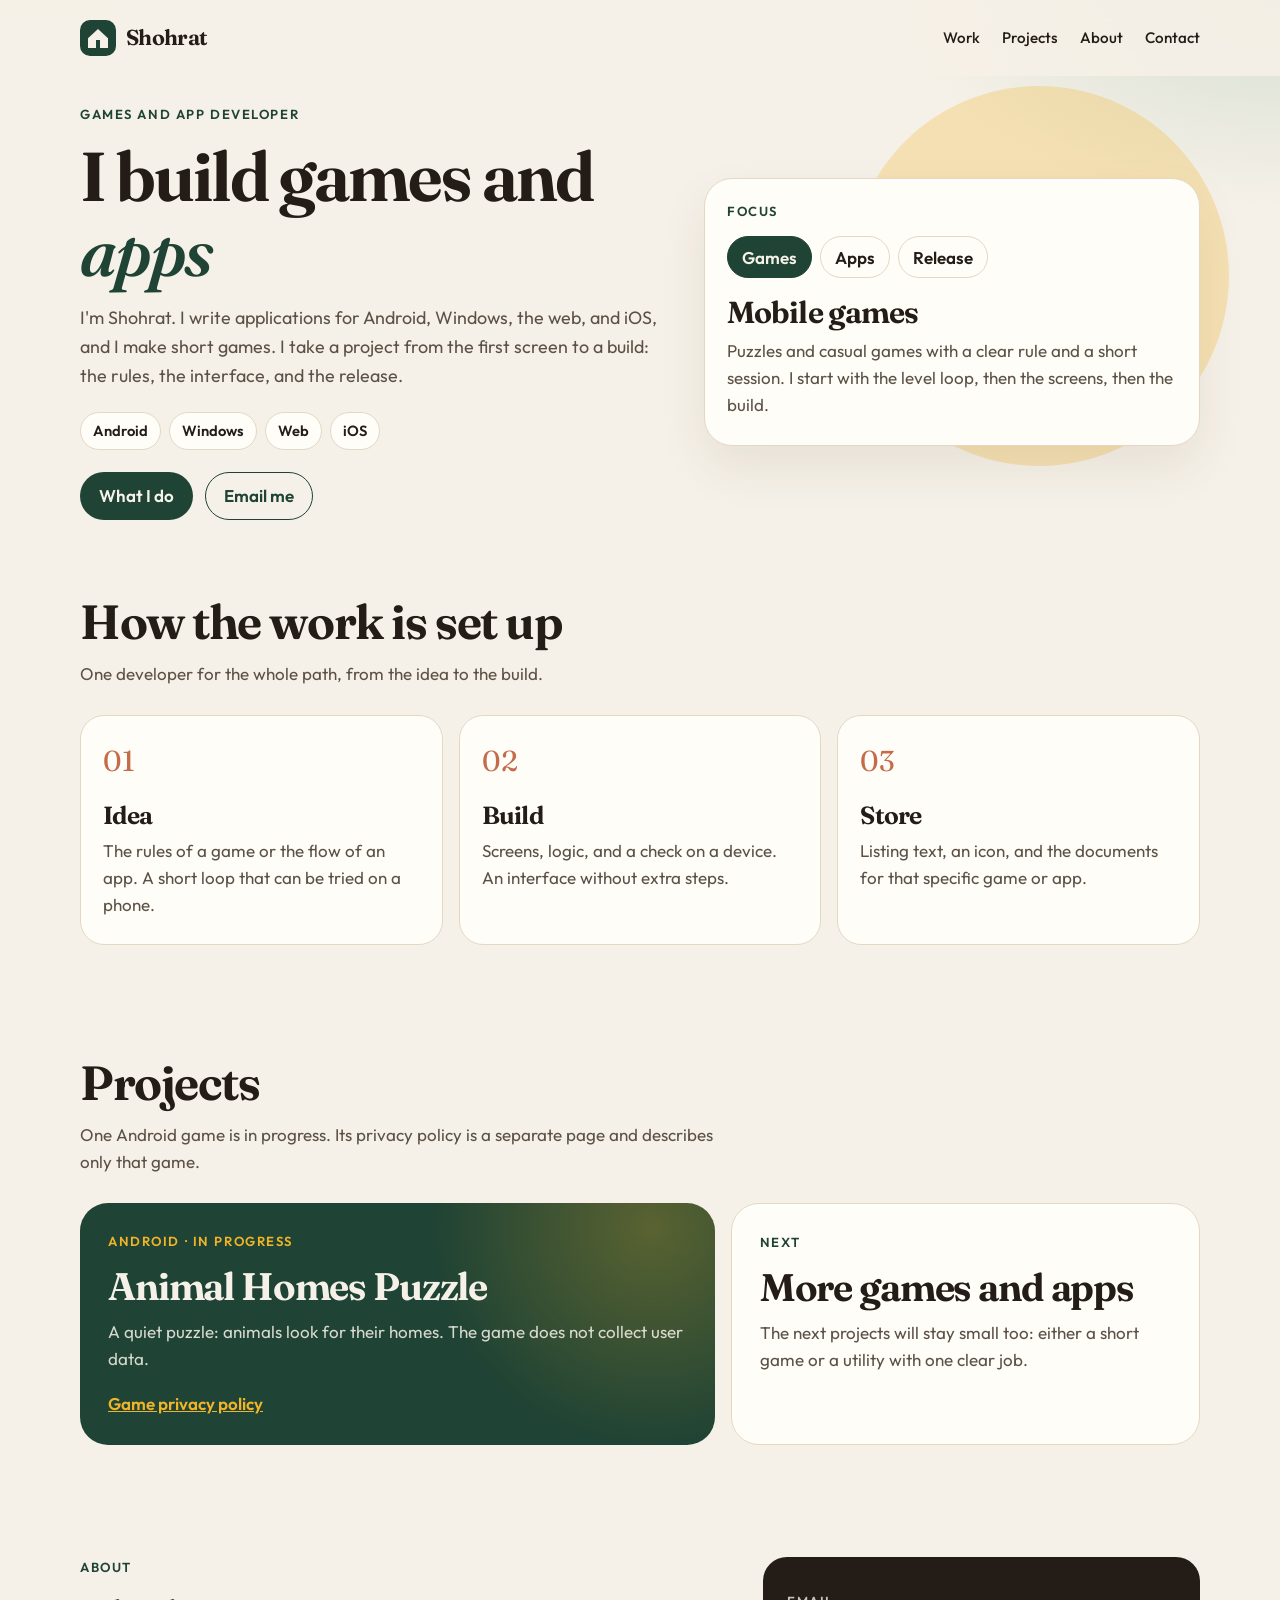
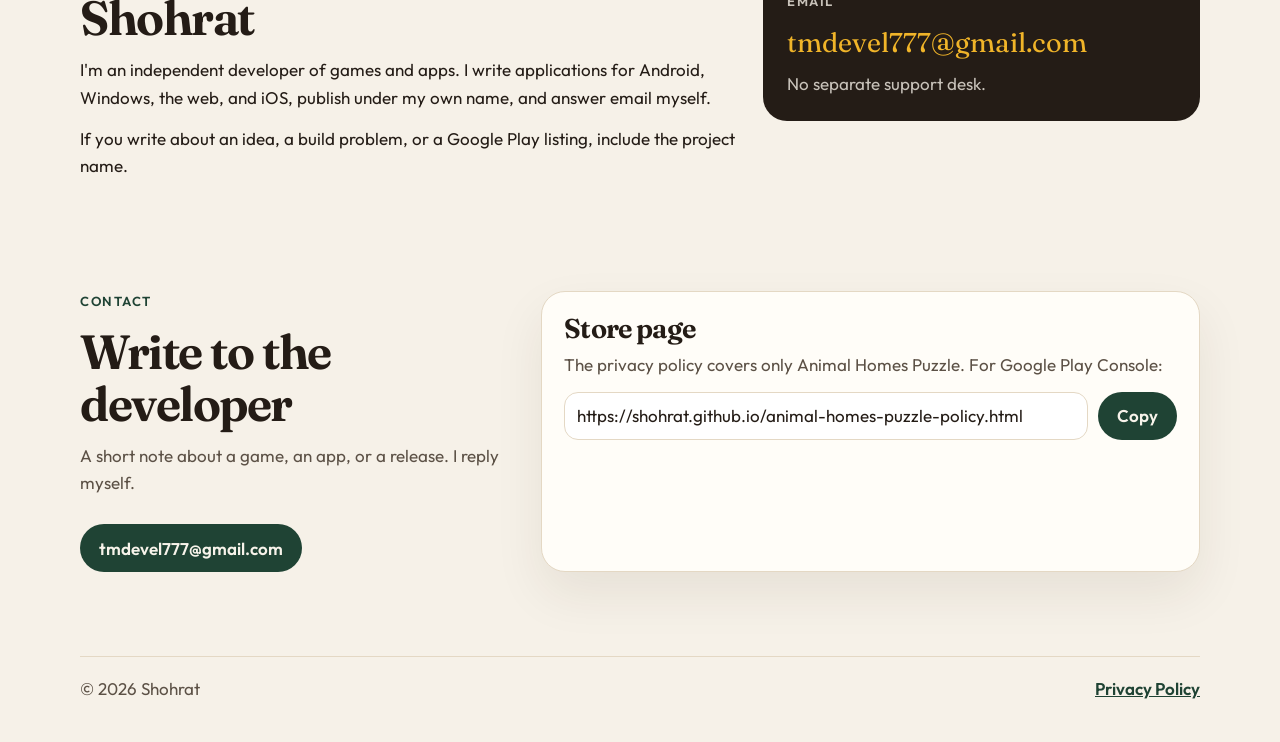
<file: index.html>
<!DOCTYPE html>
<html lang="en">
<head>
  <meta charset="UTF-8">
  <meta name="viewport" content="width=device-width, initial-scale=1">
  <title>Shohrat — games and app developer</title>
  <meta name="description" content="Shohrat builds games and writes applications for Android, Windows, the web, and iOS.">
  <meta name="theme-color" content="#f6f1e8">
  <link rel="canonical" href="https://shohrat.github.io/">
  <link rel="icon" href="favicon.svg" type="image/svg+xml">
  <meta property="og:title" content="Shohrat — games and app developer">
  <meta property="og:description" content="Games and applications for Android, Windows, the web, and iOS.">
  <meta property="og:type" content="website">
  <meta property="og:url" content="https://shohrat.github.io/">
  <link rel="preconnect" href="https://fonts.googleapis.com">
  <link rel="preconnect" href="https://fonts.gstatic.com" crossorigin>
  <link href="https://fonts.googleapis.com/css2?family=Fraunces:ital,opsz,wght@0,9..144,500;0,9..144,650;1,9..144,560&family=Outfit:wght@400;500;600&display=swap" rel="stylesheet">
  <link rel="stylesheet" href="css/main.css">
</head>
<body>
  <a class="skip-link" href="#content">Skip to content</a>
  <header class="site-header">
    <div class="header-inner">
      <a class="logo" href="#top">
        <svg viewBox="0 0 36 36" aria-hidden="true">
          <rect width="36" height="36" rx="10" fill="#1f4334"/>
          <path d="M8 18.2 18 9l10 9.2V28H8Z" fill="#f6f1e8"/>
          <rect x="16" y="20" width="4" height="8" fill="#1f4334"/>
        </svg>
        <span class="logo-word">Shohrat</span>
      </a>
      <button class="nav-toggle" type="button" aria-expanded="false" aria-controls="site-nav" aria-label="Menu" data-label-open="Close menu" data-label-closed="Menu">
        <span aria-hidden="true"></span>
      </button>
      <nav id="site-nav" class="site-nav" aria-label="Sections">
        <a href="#work">Work</a>
        <a href="#projects">Projects</a>
        <a href="#about">About</a>
        <a href="#contact">Contact</a>
      </nav>
    </div>
  </header>

  <main id="content">
    <section class="hero" id="top">
      <div class="wrap hero-grid">
        <div>
          <p class="eyebrow">Games and app developer</p>
          <h1>I build games and <em>apps</em></h1>
          <p class="lede">I'm Shohrat. I write applications for Android, Windows, the web, and iOS, and I make short games. I take a project from the first screen to a build: the rules, the interface, and the release.</p>
          <ul class="platforms" aria-label="Platforms">
            <li>Android</li>
            <li>Windows</li>
            <li>Web</li>
            <li>iOS</li>
          </ul>
          <div class="actions">
            <a class="button button-primary" href="#work">What I do</a>
            <a class="button button-ghost" href="#contact">Email me</a>
          </div>
        </div>

        <div class="studio" id="studio">
          <p class="eyebrow">Focus</p>
          <div class="switcher" role="tablist" aria-label="Areas of work">
            <button type="button" class="switch is-selected" role="tab" id="tab-games" aria-selected="true" aria-controls="panel-games" data-panel="games">Games</button>
            <button type="button" class="switch" role="tab" id="tab-apps" aria-selected="false" aria-controls="panel-apps" data-panel="apps">Apps</button>
            <button type="button" class="switch" role="tab" id="tab-release" aria-selected="false" aria-controls="panel-release" data-panel="release">Release</button>
          </div>
          <div class="studio-panel" id="panel-games" role="tabpanel" aria-labelledby="tab-games" data-panel-body="games">
            <h2>Mobile games</h2>
            <p>Puzzles and casual games with a clear rule and a short session. I start with the level loop, then the screens, then the build.</p>
          </div>
          <div class="studio-panel" id="panel-apps" role="tabpanel" aria-labelledby="tab-apps" data-panel-body="apps" hidden>
            <h2>Apps</h2>
            <p>Applications for Android, Windows, the web, and iOS. Each one has a clear path: what a person opens, what they do, and how the task ends.</p>
          </div>
          <div class="studio-panel" id="panel-release" role="tabpanel" aria-labelledby="tab-release" data-panel-body="release" hidden>
            <h2>Store release</h2>
            <p>A Google Play listing, description, contact details, and any extra pages the console asks for on that project.</p>
          </div>
        </div>
      </div>
    </section>

    <section class="section" id="work">
      <div class="wrap">
        <h2>How the work is set up</h2>
        <p class="section-intro">One developer for the whole path, from the idea to the build.</p>
        <div class="card-grid">
          <article class="work-card">
            <span>01</span>
            <h3>Idea</h3>
            <p>The rules of a game or the flow of an app. A short loop that can be tried on a phone.</p>
          </article>
          <article class="work-card">
            <span>02</span>
            <h3>Build</h3>
            <p>Screens, logic, and a check on a device. An interface without extra steps.</p>
          </article>
          <article class="work-card">
            <span>03</span>
            <h3>Store</h3>
            <p>Listing text, an icon, and the documents for that specific game or app.</p>
          </article>
        </div>
      </div>
    </section>

    <section class="section" id="projects">
      <div class="wrap">
        <h2>Projects</h2>
        <p class="section-intro">One Android game is in progress. Its privacy policy is a separate page and describes only that game.</p>
        <div class="project-list">
          <article class="project-card">
            <p class="eyebrow">Android · in progress</p>
            <h3>Animal Homes Puzzle</h3>
            <p>A quiet puzzle: animals look for their homes. The game does not collect user data.</p>
            <a href="animal-homes-puzzle-policy.html">Game privacy policy</a>
          </article>
          <article class="note-card">
            <p class="eyebrow">Next</p>
            <h3>More games and apps</h3>
            <p>The next projects will stay small too: either a short game or a utility with one clear job.</p>
          </article>
        </div>
      </div>
    </section>

    <section class="section" id="about">
      <div class="wrap about-panel">
        <div>
          <p class="eyebrow">About</p>
          <h2>Shohrat</h2>
          <p>I'm an independent developer of games and apps. I write applications for Android, Windows, the web, and iOS, publish under my own name, and answer email myself.</p>
          <p>If you write about an idea, a build problem, or a Google Play listing, include the project name.</p>
        </div>
        <aside class="mail-card">
          <p class="eyebrow">Email</p>
          <a href="mailto:tmdevel777@gmail.com">tmdevel777@gmail.com</a>
          <p>No separate support desk.</p>
        </aside>
      </div>
    </section>

    <section class="section" id="contact">
      <div class="wrap contact-grid">
        <div>
          <p class="eyebrow">Contact</p>
          <h2>Write to the developer</h2>
          <p class="section-intro">A short note about a game, an app, or a release. I reply myself.</p>
          <a class="button button-primary" href="mailto:tmdevel777@gmail.com">tmdevel777@gmail.com</a>
        </div>
        <div class="policy-box">
          <h3>Store page</h3>
          <p>The privacy policy covers only Animal Homes Puzzle. For Google Play Console:</p>
          <div class="url-row">
            <input id="policy-url" type="text" readonly value="https://shohrat.github.io/animal-homes-puzzle-policy.html" aria-label="Privacy policy address for Animal Homes Puzzle">
            <button class="button button-primary" type="button" data-copy="https://shohrat.github.io/animal-homes-puzzle-policy.html">Copy</button>
          </div>
        </div>
      </div>
    </section>
  </main>

  <footer class="site-footer">
    <div class="wrap footer-inner">
      <p>© 2026 Shohrat</p>
      <a href="animal-homes-puzzle-policy.html">Privacy Policy</a>
    </div>
  </footer>
  <script src="js/custom.js"></script>
</body>
</html>
</file>
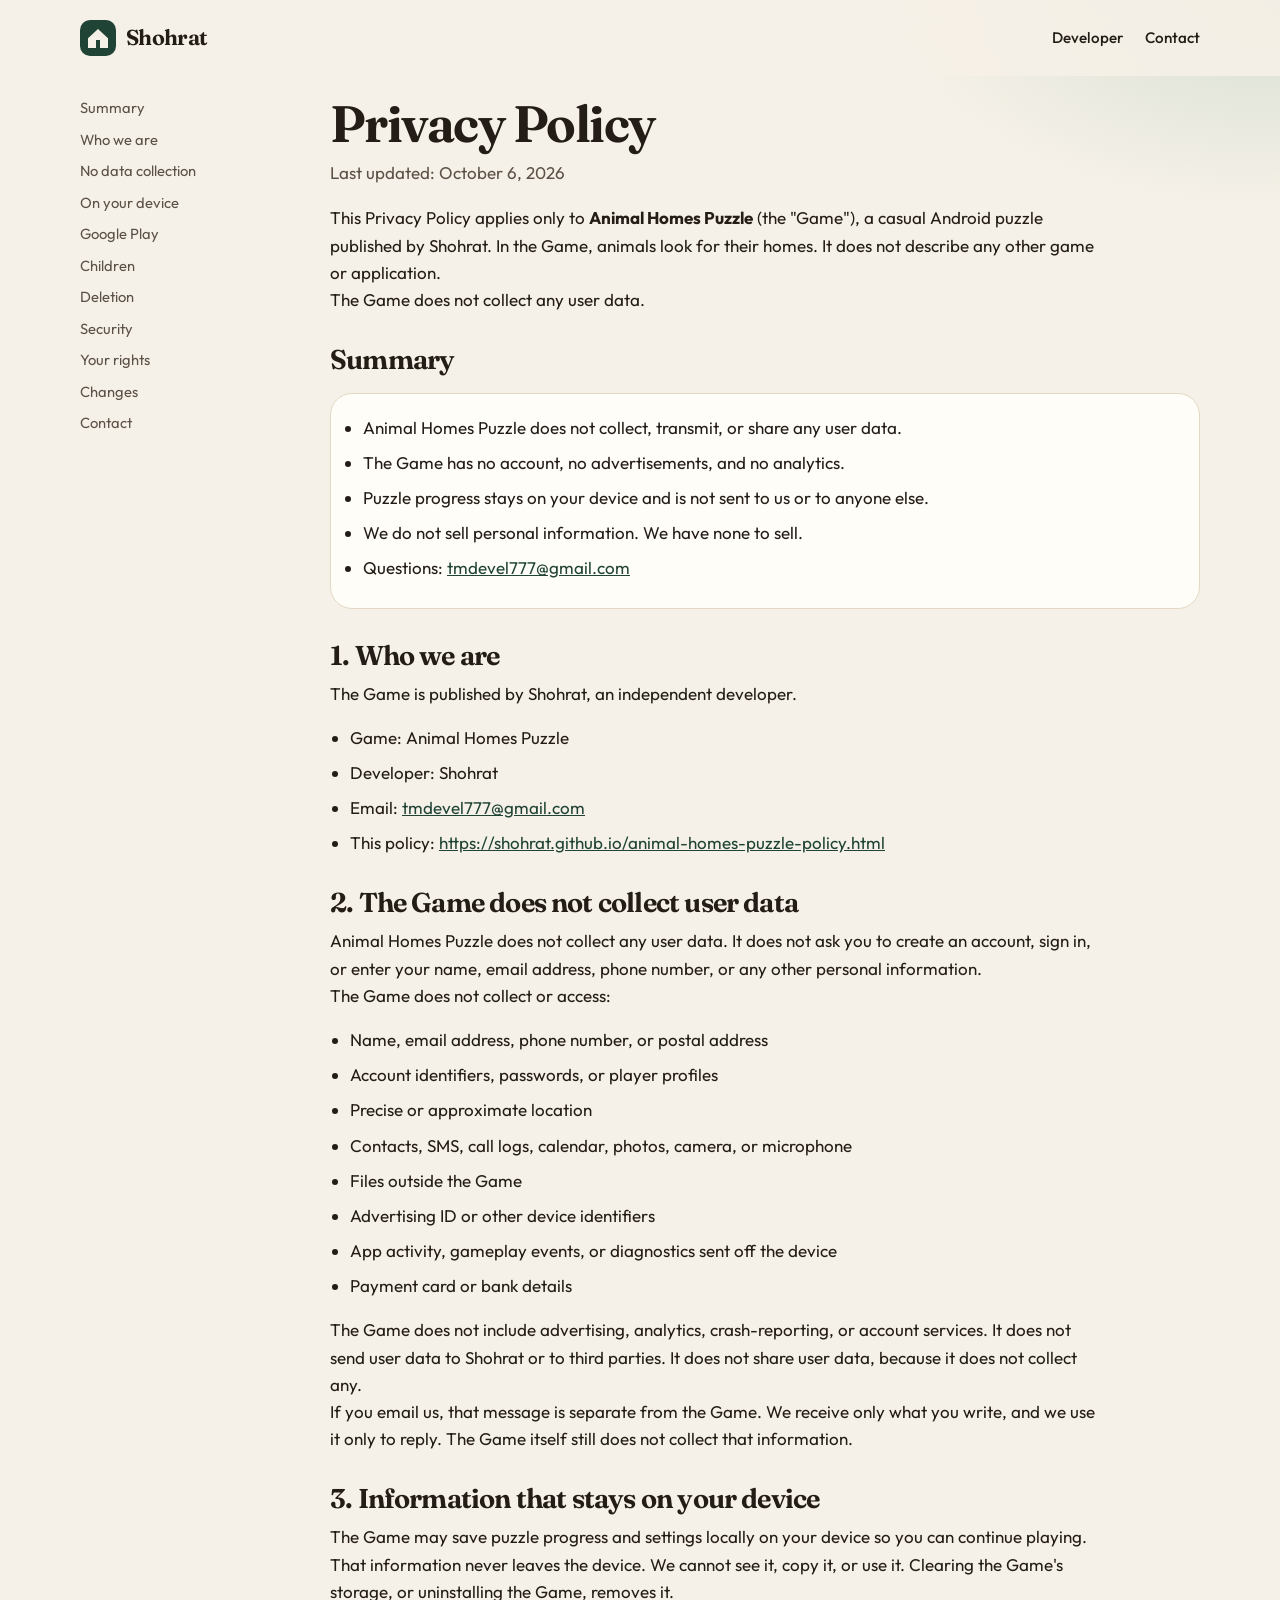
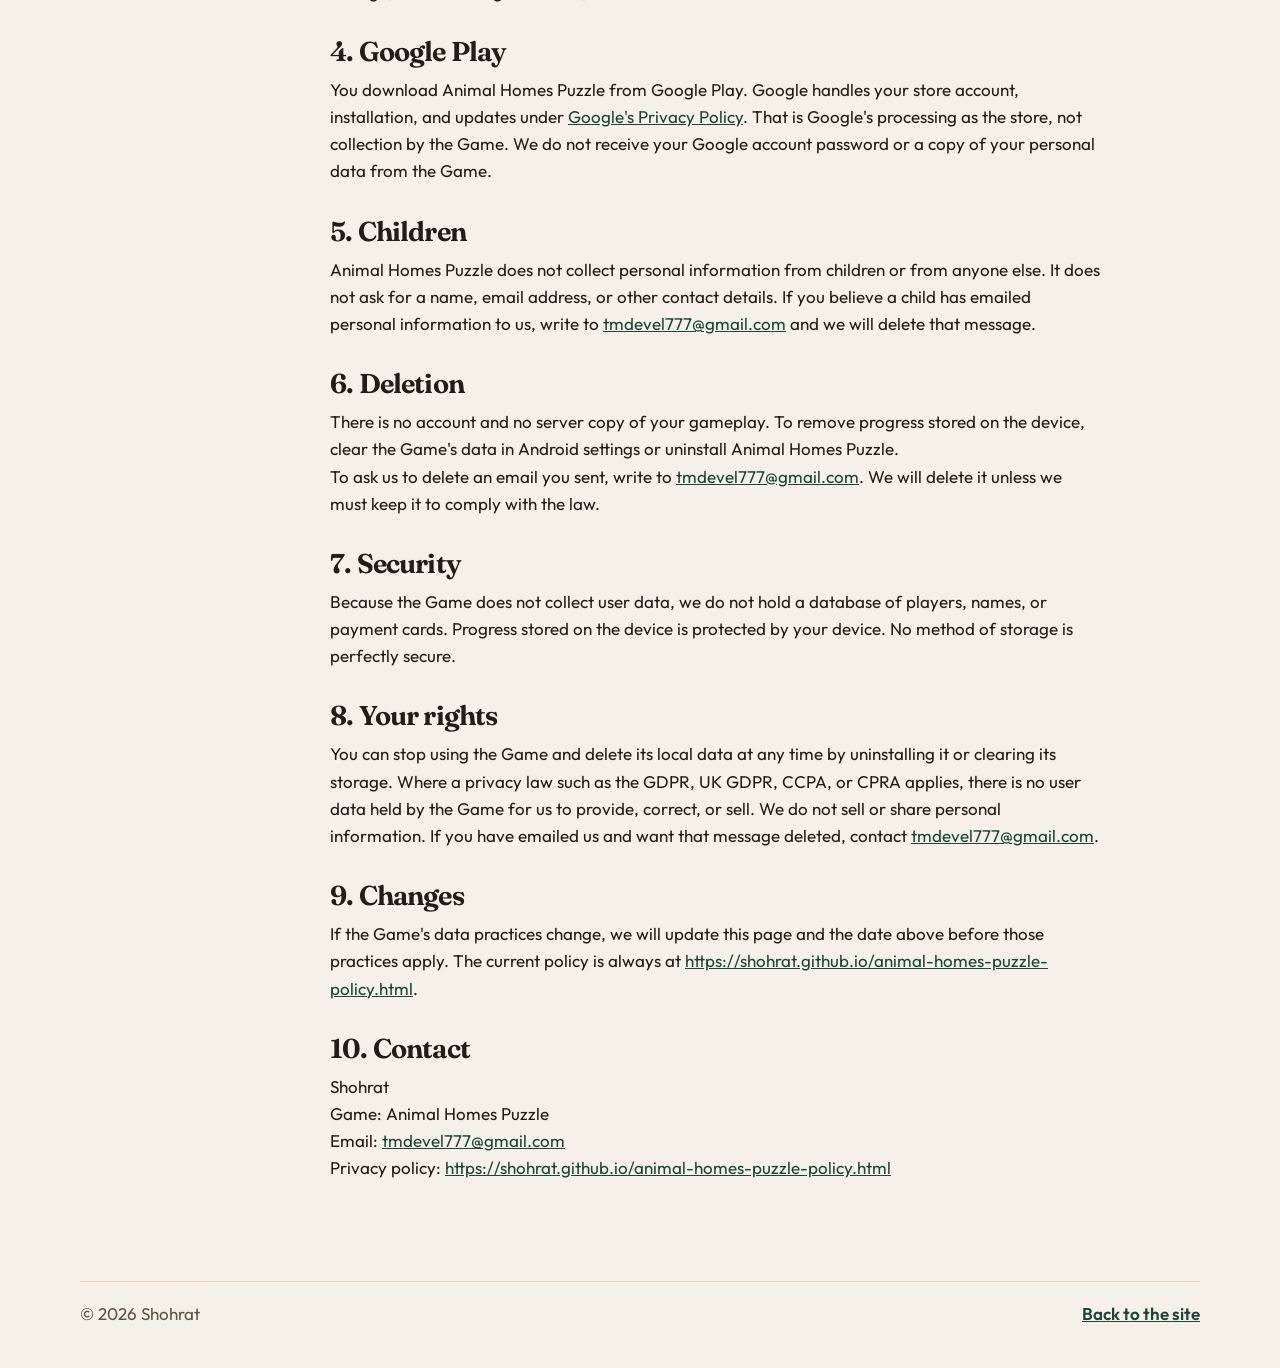
<file: animal-homes-puzzle-policy.html>
<!DOCTYPE html>
<html lang="en">
<head>
  <meta charset="UTF-8">
  <meta name="viewport" content="width=device-width, initial-scale=1">
  <title>Privacy Policy — Animal Homes Puzzle</title>
  <meta name="description" content="Privacy Policy for Animal Homes Puzzle. The game does not collect any user data.">
  <meta name="theme-color" content="#f6f1e8">
  <link rel="canonical" href="https://shohrat.github.io/animal-homes-puzzle-policy.html">
  <link rel="icon" href="favicon.svg" type="image/svg+xml">
  <meta property="og:title" content="Privacy Policy — Animal Homes Puzzle">
  <meta property="og:description" content="Animal Homes Puzzle does not collect any user data.">
  <meta property="og:type" content="article">
  <meta property="og:url" content="https://shohrat.github.io/animal-homes-puzzle-policy.html">
  <link rel="preconnect" href="https://fonts.googleapis.com">
  <link rel="preconnect" href="https://fonts.gstatic.com" crossorigin>
  <link href="https://fonts.googleapis.com/css2?family=Fraunces:ital,opsz,wght@0,9..144,500;0,9..144,650;1,9..144,560&family=Outfit:wght@400;500;600&display=swap" rel="stylesheet">
  <link rel="stylesheet" href="css/main.css">
</head>
<body>
  <a class="skip-link" href="#content">Skip to content</a>
  <header class="site-header">
    <div class="header-inner">
      <a class="logo" href="index.html">
        <svg viewBox="0 0 36 36" aria-hidden="true">
          <rect width="36" height="36" rx="10" fill="#1f4334"/>
          <path d="M8 18.2 18 9l10 9.2V28H8Z" fill="#f6f1e8"/>
          <rect x="16" y="20" width="4" height="8" fill="#1f4334"/>
        </svg>
        <span class="logo-word">Shohrat</span>
      </a>
      <button class="nav-toggle" type="button" aria-expanded="false" aria-controls="site-nav" aria-label="Menu" data-label-open="Close menu" data-label-closed="Menu">
        <span aria-hidden="true"></span>
      </button>
      <nav id="site-nav" class="site-nav" aria-label="Primary">
        <a href="index.html">Developer</a>
        <a href="index.html#contact">Contact</a>
      </nav>
    </div>
  </header>

  <main id="content" class="policy-page">
    <div class="wrap policy-layout">
      <nav class="policy-toc" aria-label="On this page">
        <a href="#summary">Summary</a>
        <a href="#who">Who we are</a>
        <a href="#no-collection">No data collection</a>
        <a href="#device">On your device</a>
        <a href="#google-play">Google Play</a>
        <a href="#children">Children</a>
        <a href="#retention">Deletion</a>
        <a href="#security">Security</a>
        <a href="#rights">Your rights</a>
        <a href="#changes">Changes</a>
        <a href="#contact">Contact</a>
      </nav>

      <article class="policy">
        <h1>Privacy Policy</h1>
        <p class="updated">Last updated: <time datetime="2026-10-06">October 6, 2026</time></p>
        <p>This Privacy Policy applies only to <strong>Animal Homes Puzzle</strong> (the "Game"), a casual Android puzzle published by Shohrat. In the Game, animals look for their homes. It does not describe any other game or application.</p>
        <p>The Game does not collect any user data.</p>

        <h2 id="summary">Summary</h2>
        <ul class="summary">
          <li>Animal Homes Puzzle does not collect, transmit, or share any user data.</li>
          <li>The Game has no account, no advertisements, and no analytics.</li>
          <li>Puzzle progress stays on your device and is not sent to us or to anyone else.</li>
          <li>We do not sell personal information. We have none to sell.</li>
          <li>Questions: <a href="mailto:tmdevel777@gmail.com">tmdevel777@gmail.com</a></li>
        </ul>

        <h2 id="who">1. Who we are</h2>
        <p>The Game is published by Shohrat, an independent developer.</p>
        <ul>
          <li>Game: Animal Homes Puzzle</li>
          <li>Developer: Shohrat</li>
          <li>Email: <a href="mailto:tmdevel777@gmail.com">tmdevel777@gmail.com</a></li>
          <li>This policy: <a href="https://shohrat.github.io/animal-homes-puzzle-policy.html">https://shohrat.github.io/animal-homes-puzzle-policy.html</a></li>
        </ul>

        <h2 id="no-collection">2. The Game does not collect user data</h2>
        <p>Animal Homes Puzzle does not collect any user data. It does not ask you to create an account, sign in, or enter your name, email address, phone number, or any other personal information.</p>
        <p>The Game does not collect or access:</p>
        <ul>
          <li>Name, email address, phone number, or postal address</li>
          <li>Account identifiers, passwords, or player profiles</li>
          <li>Precise or approximate location</li>
          <li>Contacts, SMS, call logs, calendar, photos, camera, or microphone</li>
          <li>Files outside the Game</li>
          <li>Advertising ID or other device identifiers</li>
          <li>App activity, gameplay events, or diagnostics sent off the device</li>
          <li>Payment card or bank details</li>
        </ul>
        <p>The Game does not include advertising, analytics, crash-reporting, or account services. It does not send user data to Shohrat or to third parties. It does not share user data, because it does not collect any.</p>
        <p>If you email us, that message is separate from the Game. We receive only what you write, and we use it only to reply. The Game itself still does not collect that information.</p>

        <h2 id="device">3. Information that stays on your device</h2>
        <p>The Game may save puzzle progress and settings locally on your device so you can continue playing. That information never leaves the device. We cannot see it, copy it, or use it. Clearing the Game's storage, or uninstalling the Game, removes it.</p>

        <h2 id="google-play">4. Google Play</h2>
        <p>You download Animal Homes Puzzle from Google Play. Google handles your store account, installation, and updates under <a href="https://policies.google.com/privacy" target="_blank" rel="noopener noreferrer">Google's Privacy Policy</a>. That is Google's processing as the store, not collection by the Game. We do not receive your Google account password or a copy of your personal data from the Game.</p>

        <h2 id="children">5. Children</h2>
        <p>Animal Homes Puzzle does not collect personal information from children or from anyone else. It does not ask for a name, email address, or other contact details. If you believe a child has emailed personal information to us, write to <a href="mailto:tmdevel777@gmail.com">tmdevel777@gmail.com</a> and we will delete that message.</p>

        <h2 id="retention">6. Deletion</h2>
        <p>There is no account and no server copy of your gameplay. To remove progress stored on the device, clear the Game's data in Android settings or uninstall Animal Homes Puzzle.</p>
        <p>To ask us to delete an email you sent, write to <a href="mailto:tmdevel777@gmail.com">tmdevel777@gmail.com</a>. We will delete it unless we must keep it to comply with the law.</p>

        <h2 id="security">7. Security</h2>
        <p>Because the Game does not collect user data, we do not hold a database of players, names, or payment cards. Progress stored on the device is protected by your device. No method of storage is perfectly secure.</p>

        <h2 id="rights">8. Your rights</h2>
        <p>You can stop using the Game and delete its local data at any time by uninstalling it or clearing its storage. Where a privacy law such as the GDPR, UK GDPR, CCPA, or CPRA applies, there is no user data held by the Game for us to provide, correct, or sell. We do not sell or share personal information. If you have emailed us and want that message deleted, contact <a href="mailto:tmdevel777@gmail.com">tmdevel777@gmail.com</a>.</p>

        <h2 id="changes">9. Changes</h2>
        <p>If the Game's data practices change, we will update this page and the date above before those practices apply. The current policy is always at <a href="https://shohrat.github.io/animal-homes-puzzle-policy.html">https://shohrat.github.io/animal-homes-puzzle-policy.html</a>.</p>

        <h2 id="contact">10. Contact</h2>
        <p>Shohrat<br>
        Game: Animal Homes Puzzle<br>
        Email: <a href="mailto:tmdevel777@gmail.com">tmdevel777@gmail.com</a><br>
        Privacy policy: <a href="https://shohrat.github.io/animal-homes-puzzle-policy.html">https://shohrat.github.io/animal-homes-puzzle-policy.html</a></p>
      </article>
    </div>
  </main>

  <footer class="site-footer">
    <div class="wrap footer-inner">
      <p>© 2026 Shohrat</p>
      <a href="index.html">Back to the site</a>
    </div>
  </footer>
  <script src="js/custom.js"></script>
</body>
</html>
</file>
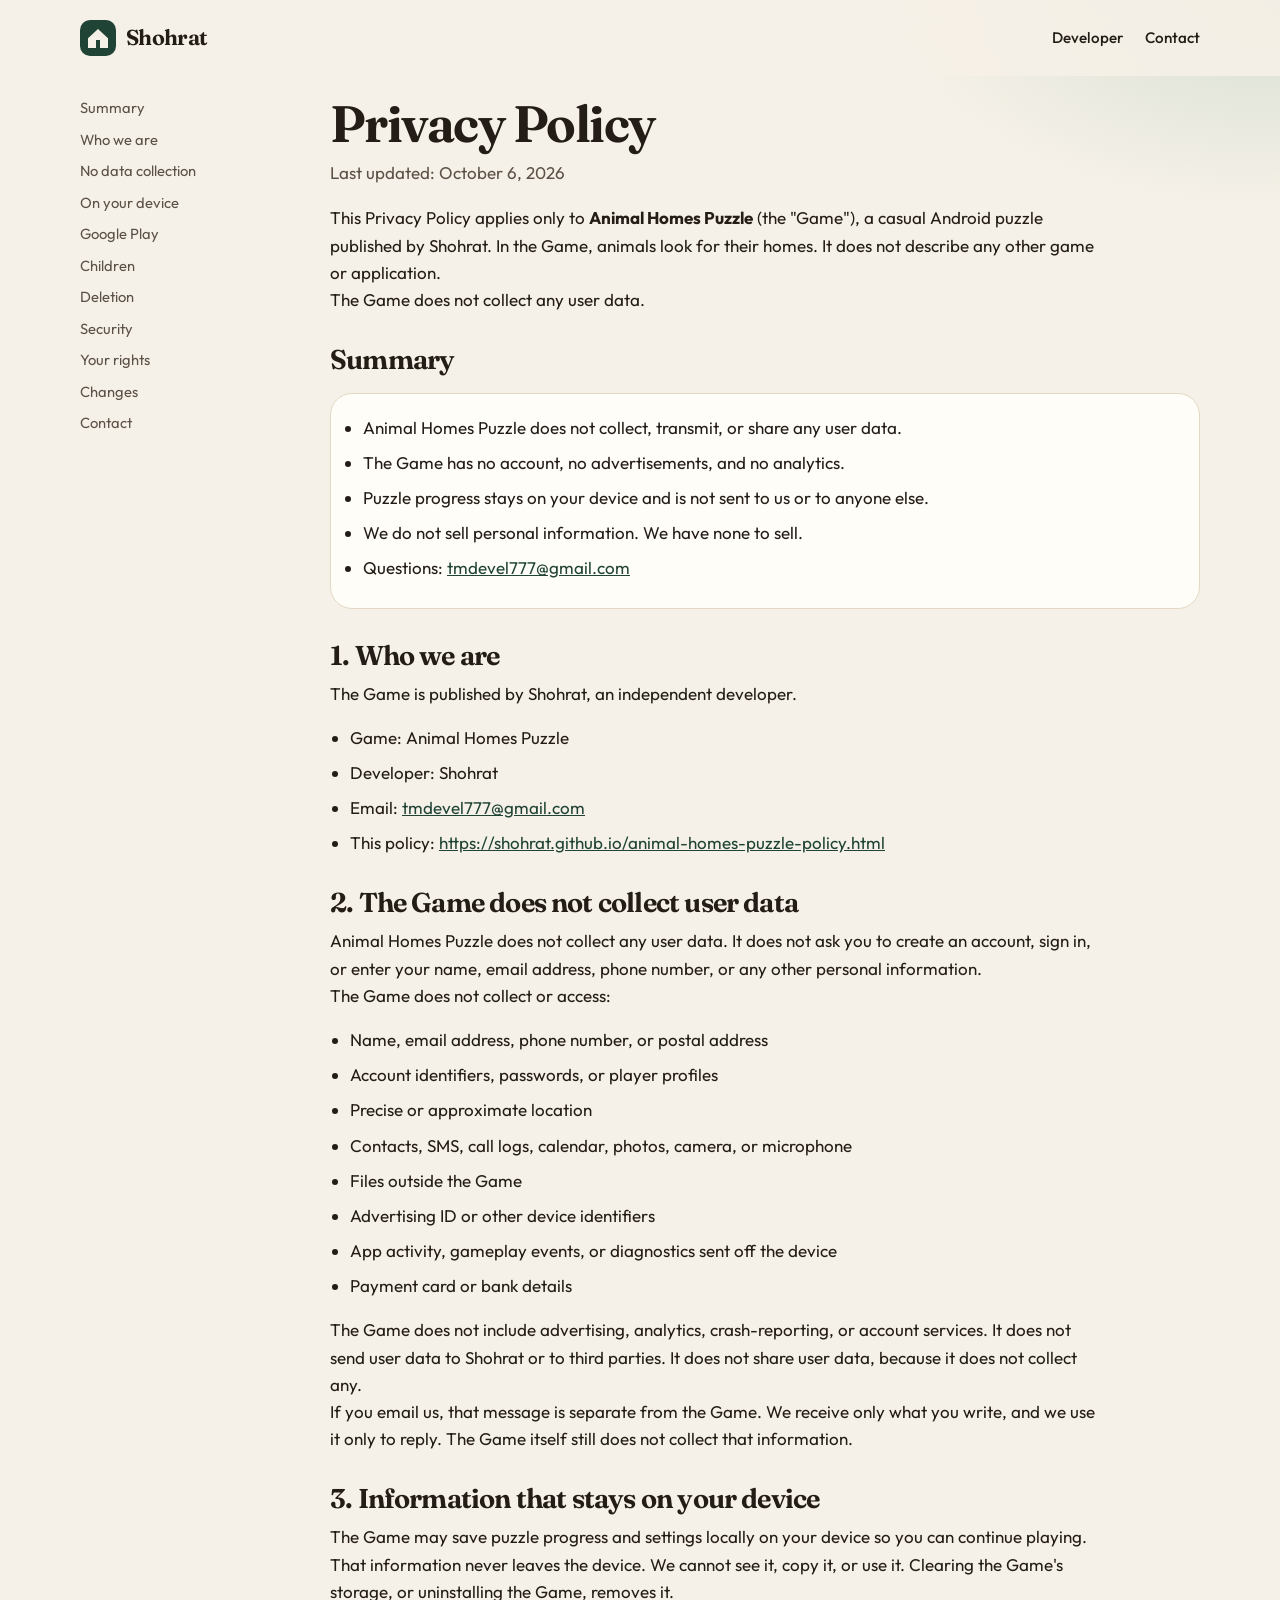
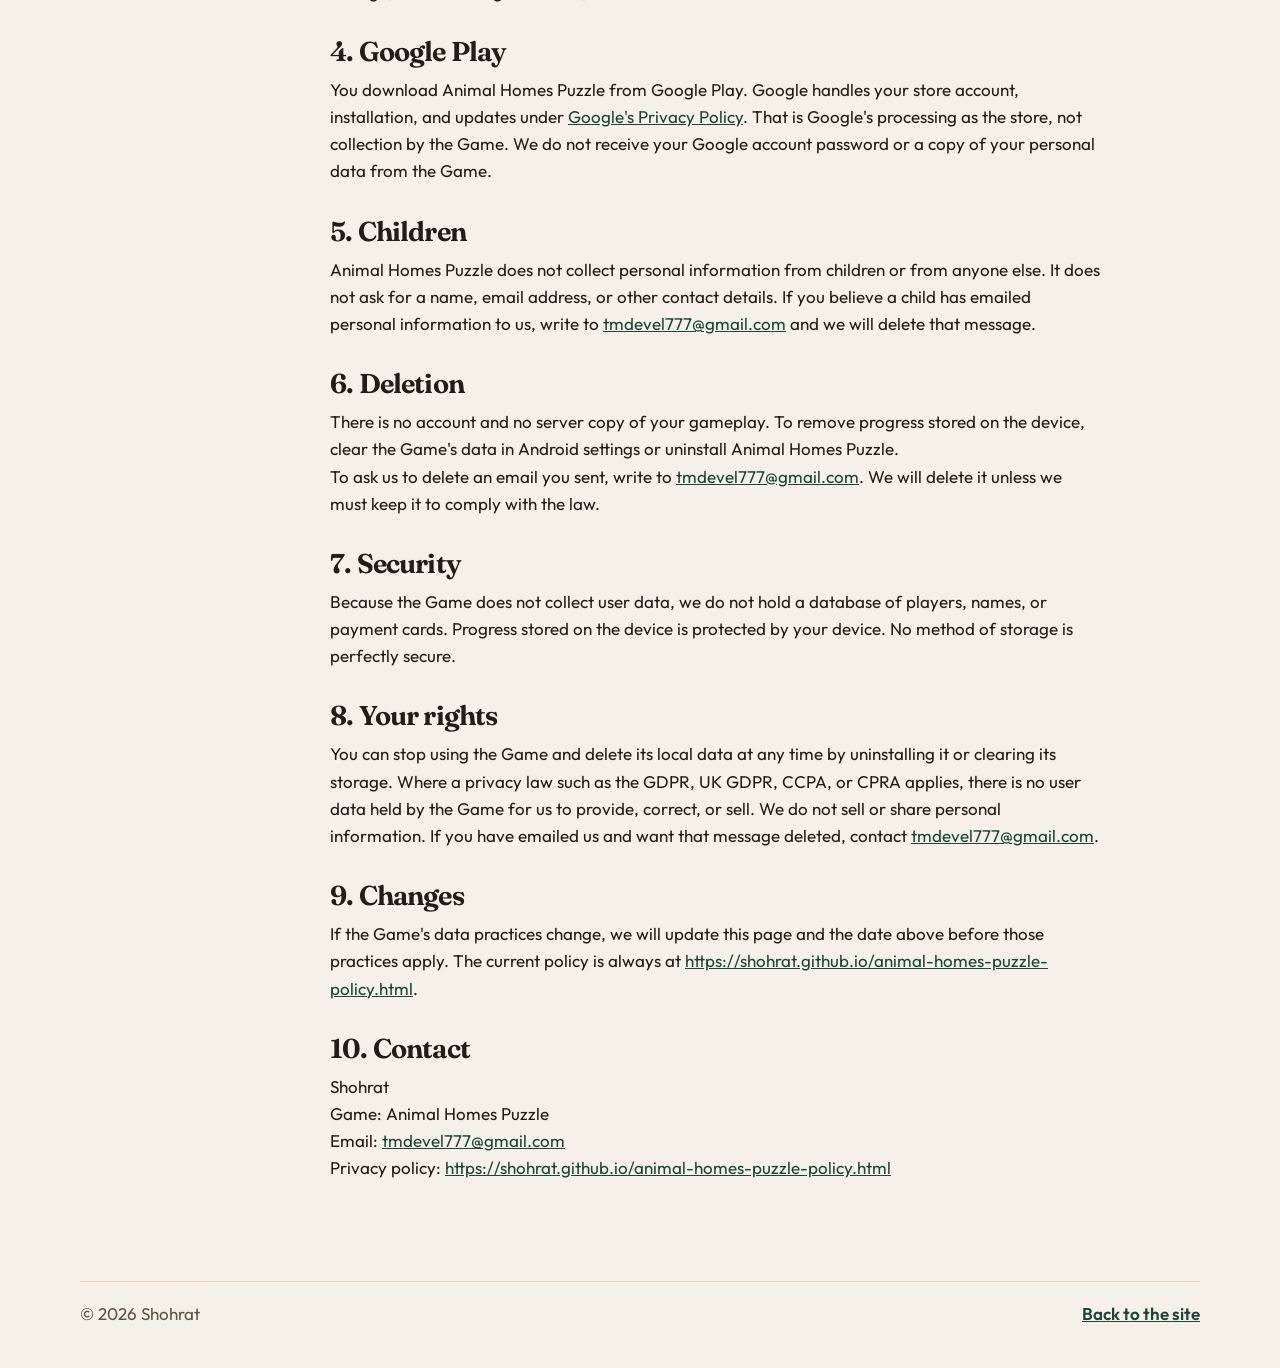
<file: privacy-policy.html>
<!DOCTYPE html>
<html lang="en">
<head>
  <meta charset="UTF-8">
  <meta http-equiv="refresh" content="0; url=animal-homes-puzzle-policy.html">
  <link rel="canonical" href="https://shohrat.github.io/animal-homes-puzzle-policy.html">
  <title>Privacy Policy — Animal Homes Puzzle</title>
  <script>
    location.replace("animal-homes-puzzle-policy.html");
  </script>
</head>
<body>
  <p><a href="animal-homes-puzzle-policy.html">Privacy Policy for Animal Homes Puzzle</a></p>
</body>
</html>
</file>
<file: css/main.css>
:root {
  --paper: #f6f1e8;
  --ink: #241c16;
  --ink-soft: #5c5146;
  --moss: #1f4334;
  --moss-deep: #173328;
  --honey: #f0b429;
  --clay: #c46b4a;
  --line: #e4d8c4;
  --card: #fffdf8;
  --ok: #e7f3ea;
  --shadow: 0 22px 50px rgba(55, 36, 18, 0.08);
  --header: 76px;
}

*,
*::before,
*::after {
  box-sizing: border-box;
}

html {
  scroll-behavior: smooth;
}

body {
  margin: 0;
  color: var(--ink);
  background:
    radial-gradient(900px 420px at 0% -10%, rgba(240, 180, 41, 0.28), transparent 60%),
    radial-gradient(700px 380px at 100% 0%, rgba(47, 125, 96, 0.16), transparent 55%),
    var(--paper);
  font-family: "Outfit", "Avenir Next", "Segoe UI", sans-serif;
  font-size: 1.0625rem;
  line-height: 1.6;
}

img,
svg {
  max-width: 100%;
}

a {
  color: inherit;
}

h1,
h2,
h3,
.logo-word {
  font-family: "Fraunces", "Iowan Old Style", Palatino, Georgia, serif;
  font-weight: 650;
  letter-spacing: -0.03em;
  line-height: 1.08;
}

p {
  margin: 0;
}

button,
input {
  font: inherit;
}

.wrap {
  width: min(1120px, calc(100% - 40px));
  margin-inline: auto;
}

.skip-link {
  position: absolute;
  left: 12px;
  top: 12px;
  transform: translateY(-150%);
  background: var(--ink);
  color: white;
  padding: 8px 12px;
  z-index: 40;
}

.skip-link:focus {
  transform: none;
}

:focus-visible {
  outline: 3px solid var(--honey);
  outline-offset: 3px;
}

.site-header {
  position: sticky;
  top: 0;
  z-index: 30;
  height: var(--header);
  display: flex;
  align-items: center;
  background: rgba(246, 241, 232, 0.88);
  backdrop-filter: blur(14px);
}

.site-header.is-scrolled {
  box-shadow: 0 1px 0 rgba(36, 28, 22, 0.08);
}

.header-inner {
  display: flex;
  align-items: center;
  justify-content: space-between;
  gap: 20px;
  width: min(1120px, calc(100% - 40px));
  margin-inline: auto;
}

.logo {
  display: inline-flex;
  align-items: center;
  gap: 10px;
  text-decoration: none;
  color: var(--ink);
}

.logo svg {
  width: 36px;
  height: 36px;
  flex: none;
}

.logo-word {
  font-size: 1.35rem;
}

.site-nav {
  display: flex;
  align-items: center;
  gap: 22px;
}

.site-nav a {
  text-decoration: none;
  color: var(--ink);
  font-size: 0.95rem;
  font-weight: 500;
}

.site-nav a[aria-current="page"] {
  color: var(--moss);
  box-shadow: inset 0 -2px 0 var(--honey);
}

.nav-toggle {
  display: none;
  width: 46px;
  height: 46px;
  border-radius: 14px;
  border: 1px solid var(--line);
  background: var(--card);
  padding: 0;
  cursor: pointer;
}

.nav-toggle span,
.nav-toggle span::before,
.nav-toggle span::after {
  display: block;
  width: 18px;
  height: 2px;
  background: var(--ink);
  position: relative;
  margin: 0 auto;
}

.nav-toggle span::before,
.nav-toggle span::after {
  content: "";
  position: absolute;
  left: 0;
}

.nav-toggle span::before {
  top: -6px;
}

.nav-toggle span::after {
  top: 6px;
}

.hero {
  position: relative;
  isolation: isolate;
  padding: 28px 0 20px;
}

.hero::before {
  content: "";
  position: absolute;
  width: 380px;
  height: 380px;
  right: 4%;
  top: 10px;
  border-radius: 50%;
  background: rgba(240, 180, 41, 0.28);
  z-index: -1;
}

.hero-grid {
  display: grid;
  grid-template-columns: minmax(0, 1.08fr) minmax(280px, 0.92fr);
  gap: 42px;
  align-items: center;
}

.eyebrow {
  margin: 0 0 14px;
  color: var(--moss);
  font-size: 0.82rem;
  font-weight: 600;
  letter-spacing: 0.12em;
  text-transform: uppercase;
}

.hero h1 {
  margin: 0 0 16px;
  font-size: clamp(2.5rem, 5.4vw, 4.5rem);
  max-width: 11em;
}

.hero h1 em {
  font-style: italic;
  font-weight: 560;
  color: var(--moss);
}

.lede {
  max-width: 38rem;
  color: var(--ink-soft);
  font-size: 1.12rem;
}

.platforms {
  display: flex;
  flex-wrap: wrap;
  gap: 8px;
  margin: 22px 0 0;
  padding: 0;
  list-style: none;
}

.platforms li {
  padding: 6px 12px;
  border-radius: 999px;
  border: 1px solid var(--line);
  background: var(--card);
  font-size: 0.92rem;
  font-weight: 600;
}

.actions {
  display: flex;
  flex-wrap: wrap;
  gap: 12px;
  margin-top: 22px;
}

.button {
  display: inline-flex;
  align-items: center;
  justify-content: center;
  min-height: 48px;
  padding: 0 18px;
  border-radius: 999px;
  border: 1.5px solid transparent;
  text-decoration: none;
  font-weight: 600;
  cursor: pointer;
  background: transparent;
  color: var(--ink);
}

.button-primary {
  background: var(--moss);
  color: #f7f3ea;
}

.button-primary:hover {
  background: var(--moss-deep);
}

.button-ghost {
  border-color: var(--moss);
  color: var(--moss);
}

.button-ghost:hover {
  background: rgba(31, 67, 52, 0.06);
}

.studio,
.note-card,
.policy-box {
  background: var(--card);
  border: 1px solid var(--line);
  border-radius: 28px;
  box-shadow: var(--shadow);
}

.studio {
  padding: 22px 22px 26px;
}

.switcher {
  display: flex;
  flex-wrap: wrap;
  gap: 8px;
  margin-bottom: 18px;
}

.switch {
  min-height: 42px;
  padding: 0 14px;
  border-radius: 999px;
  border: 1px solid var(--line);
  background: transparent;
  color: var(--ink);
  font-weight: 600;
  cursor: pointer;
}

.switch.is-selected {
  background: var(--moss);
  border-color: var(--moss);
  color: #f6f1e8;
}

.studio-panel h2 {
  margin: 0 0 8px;
  font-size: 1.9rem;
}

.studio-panel p,
.note-card p,
.project-card p {
  color: var(--ink-soft);
}

.project-list {
  display: grid;
  grid-template-columns: 1.15fr 0.85fr;
  gap: 16px;
}

.project-card,
.note-card {
  border-radius: 28px;
  padding: 28px;
  min-height: 240px;
}

.project-card {
  background:
    radial-gradient(circle at 90% 10%, rgba(240, 180, 41, 0.28), transparent 36%),
    var(--moss);
  color: #f6f1e8;
}

.project-card .eyebrow {
  color: var(--honey);
}

.project-card h3,
.note-card h3 {
  margin: 0 0 10px;
  font-size: clamp(1.8rem, 3vw, 2.4rem);
}

.project-card p {
  color: rgba(246, 241, 232, 0.86);
  max-width: 36rem;
}

.project-card a {
  display: inline-block;
  margin-top: 18px;
  color: var(--honey);
  font-weight: 600;
}

.note-card {
  box-shadow: none;
}

.note-card .eyebrow {
  color: var(--moss);
}

.board {
  background: var(--card);
  border: 1px solid var(--line);
  border-radius: 28px;
  box-shadow: var(--shadow);
  padding: 22px 20px 18px;
}

.board h2 {
  margin: 0 0 6px;
  font-size: 1.8rem;
}

.board-status {
  min-height: 1.6em;
  color: var(--ink-soft);
  margin-bottom: 14px;
}

.board-columns {
  display: grid;
  grid-template-columns: 1fr 1fr;
  gap: 14px;
}

.column-label {
  margin: 0 0 8px;
  font-size: 0.78rem;
  font-weight: 600;
  letter-spacing: 0.08em;
  text-transform: uppercase;
  color: var(--ink-soft);
}

.token-list {
  display: grid;
  gap: 10px;
}

.token {
  display: flex;
  align-items: center;
  gap: 10px;
  width: 100%;
  text-align: left;
  border: 1.5px solid var(--line);
  background: #fff;
  border-radius: 16px;
  padding: 8px 10px;
  cursor: pointer;
  color: var(--ink);
}

.token:hover:not(:disabled) {
  border-color: #c9b89a;
}

.token-art {
  width: 58px;
  height: 58px;
  flex: none;
  display: grid;
  place-items: center;
}

.token-art svg {
  width: 58px;
  height: 58px;
}

.token-copy {
  display: flex;
  flex-direction: column;
  min-width: 0;
}

.token-label {
  font-weight: 600;
}

.token-state {
  color: var(--moss);
  font-size: 0.78rem;
  font-weight: 600;
}

.token-state:empty {
  display: none;
}

.token.is-selected {
  border-color: var(--moss);
  box-shadow: 0 0 0 3px rgba(31, 67, 52, 0.16);
}

.token.is-matched {
  background: var(--ok);
  border-color: #8fb59a;
  cursor: default;
}

.token.is-wrong {
  border-color: var(--clay);
  animation: shake 0.4s ease;
}

.board-reset {
  margin-top: 12px;
  border: 0;
  background: transparent;
  color: var(--moss);
  font-weight: 600;
  cursor: pointer;
  padding: 8px 0;
  text-decoration: underline;
  text-underline-offset: 3px;
}

@keyframes shake {
  0%,
  100% { transform: translateX(0); }
  25% { transform: translateX(-4px); }
  75% { transform: translateX(4px); }
}

.section {
  padding: 56px 0;
}

.section h2 {
  margin: 0 0 12px;
  font-size: clamp(2rem, 4vw, 3rem);
}

.section-intro {
  max-width: 40rem;
  color: var(--ink-soft);
  margin-bottom: 28px;
}

.game-card {
  display: grid;
  grid-template-columns: 0.9fr 1.1fr;
  border-radius: 32px;
  overflow: hidden;
  border: 1px solid var(--line);
  background: var(--card);
  box-shadow: var(--shadow);
}

.game-card-visual {
  background:
    radial-gradient(circle at 20% 20%, rgba(240, 180, 41, 0.35), transparent 40%),
    var(--moss);
  color: #f6f1e8;
  padding: 36px 32px;
  position: relative;
}

.game-card-visual .eyebrow {
  color: var(--honey);
}

.game-card-visual h2 {
  color: #f6f1e8;
  max-width: 8em;
}

.game-card-visual p {
  max-width: 22rem;
  color: rgba(246, 241, 232, 0.86);
}

.sticker {
  position: absolute;
  right: 24px;
  bottom: 24px;
  transform: rotate(-8deg);
  background: var(--honey);
  color: var(--ink);
  font-weight: 700;
  padding: 8px 12px;
  border-radius: 10px;
  letter-spacing: 0.04em;
  text-transform: uppercase;
  font-size: 0.78rem;
}

.game-card-body {
  padding: 36px 32px;
}

.facts {
  display: grid;
  gap: 14px;
  margin: 22px 0 8px;
  padding: 0;
  list-style: none;
}

.facts li {
  display: grid;
  grid-template-columns: 42px 1fr;
  gap: 12px;
  align-items: start;
}

.fact-index {
  font-family: "Fraunces", Georgia, serif;
  color: var(--clay);
  font-size: 1.3rem;
}

.facts strong {
  display: block;
}

.facts span {
  color: var(--ink-soft);
}

.text-link {
  color: var(--moss);
  font-weight: 600;
}

.card-grid {
  display: grid;
  grid-template-columns: repeat(3, 1fr);
  gap: 16px;
}

.work-card {
  background: var(--card);
  border: 1px solid var(--line);
  border-radius: 24px;
  padding: 22px 22px 26px;
  min-height: 220px;
}

.work-card span {
  display: block;
  font-family: "Fraunces", Georgia, serif;
  font-size: 1.8rem;
  color: var(--clay);
  margin-bottom: 18px;
}

.work-card h3 {
  margin: 0 0 8px;
  font-size: 1.55rem;
}

.work-card p {
  color: var(--ink-soft);
}

.about-panel {
  display: grid;
  grid-template-columns: 1.2fr 0.8fr;
  gap: 28px;
  align-items: start;
}

.about-panel p + p {
  margin-top: 14px;
}

.mail-card {
  background: var(--ink);
  color: #f6f1e8;
  border-radius: 24px;
  padding: 24px;
}

.mail-card a {
  color: var(--honey);
  font-family: "Fraunces", Georgia, serif;
  font-size: 1.7rem;
  text-decoration: none;
  line-height: 1.2;
  overflow-wrap: anywhere;
}

.mail-card p {
  margin-top: 10px;
  color: rgba(246, 241, 232, 0.78);
}

.contact-grid {
  display: grid;
  grid-template-columns: 0.8fr 1.2fr;
  gap: 22px;
}

.policy-box {
  background: var(--card);
  border: 1px solid var(--line);
  border-radius: 24px;
  padding: 22px;
}

.policy-box p {
  color: var(--ink-soft);
  margin-bottom: 14px;
}

.url-row {
  display: flex;
  gap: 10px;
  align-items: center;
}

.url-row input {
  flex: 1;
  min-width: 0;
  height: 48px;
  border-radius: 14px;
  border: 1px solid var(--line);
  background: #fff;
  padding: 0 12px;
  color: var(--ink);
}

.site-footer {
  padding: 28px 0 40px;
  color: var(--ink-soft);
}

.footer-inner {
  display: flex;
  justify-content: space-between;
  gap: 16px;
  border-top: 1px solid var(--line);
  padding-top: 18px;
}

.site-footer a {
  color: var(--moss);
  font-weight: 600;
}

.policy-page {
  padding: 20px 0 72px;
}

.policy-layout {
  display: grid;
  grid-template-columns: 210px minmax(0, 1fr);
  gap: 40px;
  align-items: start;
}

.policy-toc {
  position: sticky;
  top: 96px;
  display: grid;
  gap: 8px;
  font-size: 0.92rem;
}

.policy-toc a {
  color: var(--ink-soft);
  text-decoration: none;
}

.policy-toc a:hover {
  color: var(--moss);
}

.policy h1 {
  margin: 0 0 8px;
  font-size: clamp(2.3rem, 4vw, 3.8rem);
}

.policy .updated {
  color: var(--ink-soft);
  margin-bottom: 18px;
}

.summary {
  background: var(--card);
  border: 1px solid var(--line);
  border-radius: 22px;
  padding: 12px 22px 18px 2rem;
  margin: 18px 0 8px;
}

.policy ul,
.policy ol {
  padding-left: 1.25rem;
}

.policy .summary {
  padding-left: 2rem;
}

.summary li,
.policy li {
  margin: 8px 0;
}

.policy h2 {
  margin: 2rem 0 0.6rem;
  font-size: 1.7rem;
  scroll-margin-top: 96px;
}

.policy h3,
.policy-box h3 {
  margin: 1.35rem 0 0.45rem;
  font-size: 1.35rem;
}

.policy-box h3 {
  margin-top: 0;
  font-size: 1.7rem;
}

caption {
  caption-side: top;
  text-align: left;
  font-weight: 600;
  padding: 14px 14px 4px;
}

.policy a {
  color: var(--moss);
  overflow-wrap: anywhere;
}

.policy p,
.policy li {
  max-width: 70ch;
}

.table-wrap {
  overflow-x: auto;
  margin: 16px 0 8px;
  border: 1px solid var(--line);
  border-radius: 16px;
  background: var(--card);
}

table {
  width: 100%;
  border-collapse: collapse;
  min-width: 640px;
}

th,
td {
  text-align: left;
  padding: 12px 14px;
  border-bottom: 1px solid var(--line);
  vertical-align: top;
}

th {
  font-size: 0.78rem;
  letter-spacing: 0.06em;
  text-transform: uppercase;
  color: var(--ink-soft);
}

tr:last-child td {
  border-bottom: 0;
}

@media (max-width: 980px) {
  .hero-grid,
  .game-card,
  .about-panel,
  .contact-grid,
  .project-list,
  .policy-layout {
    grid-template-columns: 1fr;
  }

  .policy-toc {
    position: static;
    grid-template-columns: 1fr 1fr;
  }

  .sticker {
    position: static;
    display: inline-block;
    margin-top: 18px;
  }
}

@media (max-width: 800px) {
  .card-grid {
    grid-template-columns: 1fr;
  }

  .nav-toggle {
    display: inline-flex;
    align-items: center;
    justify-content: center;
  }

  .site-nav {
    display: none;
    position: absolute;
    top: calc(var(--header) - 8px);
    right: 20px;
    left: 20px;
    flex-direction: column;
    align-items: flex-start;
    gap: 4px;
    padding: 12px;
    background: var(--card);
    border: 1px solid var(--line);
    border-radius: 18px;
    box-shadow: var(--shadow);
  }

  .site-nav.is-open {
    display: flex;
  }

  .site-nav a {
    width: 100%;
    padding: 10px 8px;
  }

  .url-row {
    flex-direction: column;
    align-items: stretch;
  }

  .policy-toc {
    grid-template-columns: 1fr;
  }
}

@media (max-width: 560px) {
  .board-columns {
    grid-template-columns: 1fr;
  }

  .footer-inner {
    flex-direction: column;
  }
}

@media (prefers-reduced-motion: reduce) {
  html {
    scroll-behavior: auto;
  }

  .token.is-wrong {
    animation: none;
  }
}

@media print {
  .site-header,
  .policy-toc,
  .site-footer,
  .button {
    display: none;
  }

  body {
    background: white;
  }

  .policy a {
    text-decoration: underline;
  }
}
</file>
